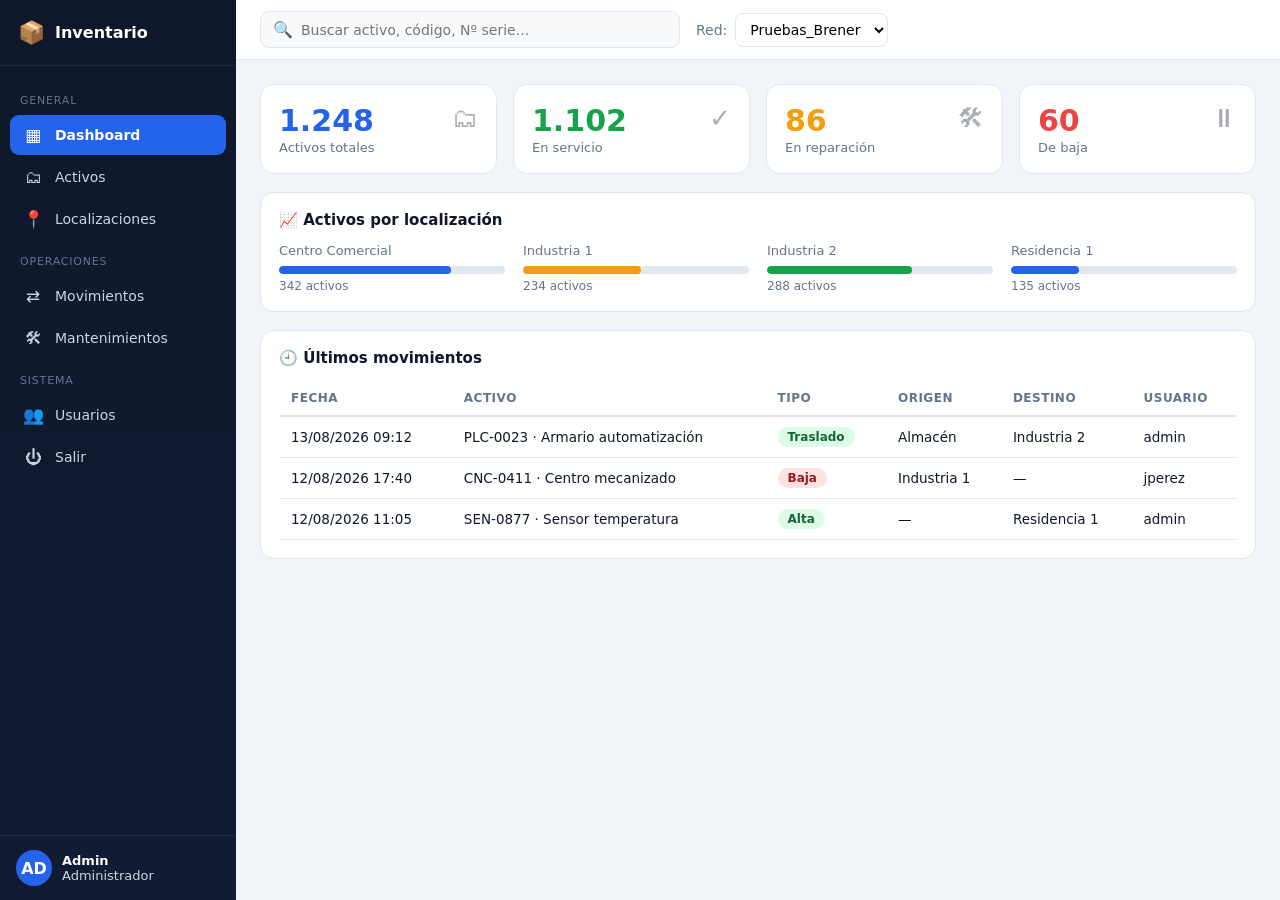
<file: index.html>
<!DOCTYPE html>
<html lang="es">
<head>
<meta charset="UTF-8">
<meta name="viewport" content="width=device-width, initial-scale=1.0">
<title>Inventario · App</title>
<style>
  :root{
    --p:#2563eb; --p2:#1d4ed8; --bg:#f1f5f9; --card:#fff; --tx:#0f172a; --tx2:#64748b;
    --line:#e2e8f0; --ok:#16a34a; --warn:#f59e0b; --err:#ef4444; --side:#0f172a; --side2:#1e293b;
  }
  *{box-sizing:border-box; margin:0; padding:0; font-family:'Segoe UI',system-ui,sans-serif;}
  body{background:var(--bg); color:var(--tx); display:flex; min-height:100vh;}
  /* ===== SIDEBAR ===== */
  .side{width:236px; background:linear-gradient(180deg,var(--side),#111c34); color:#cbd5e1; display:flex; flex-direction:column; position:fixed; top:0; left:0; bottom:0;}
  .side .logo{display:flex; align-items:center; gap:10px; padding:20px 18px; font-size:16px; font-weight:700; color:#fff; border-bottom:1px solid rgba(255,255,255,.08);}
  .side .logo span{font-size:22px;}
  .side nav{flex:1; padding:14px 10px; overflow:auto;}
  .side nav .grup{font-size:11px; text-transform:uppercase; letter-spacing:.8px; color:#64748b; padding:14px 10px 6px;}
  .side nav a{display:flex; align-items:center; gap:11px; padding:10px 12px; margin:2px 0; border-radius:9px; color:#cbd5e1; text-decoration:none; font-size:14px; cursor:pointer; transition:.15s;}
  .side nav a:hover{background:rgba(255,255,255,.06); color:#fff;}
  .side nav a.act{background:var(--p); color:#fff; font-weight:600;}
  .side nav a .ico{font-size:17px; width:22px; text-align:center;}
  .side .usuario{border-top:1px solid rgba(255,255,255,.08); padding:14px 16px; display:flex; align-items:center; gap:10px;}
  .side .usuario .avatar{width:36px;height:36px;border-radius:50%;background:var(--p);color:#fff;display:flex;align-items:center;justify-content:center;font-weight:700;}
  .side .usuario .info{font-size:13px;} .side .usuario .info b{color:#fff; display:block;}
  /* ===== MAIN ===== */
  .main{margin-left:236px; flex:1; display:flex; flex-direction:column; min-width:0;}
  .topbar{height:60px; background:var(--card); border-bottom:1px solid var(--line); display:flex; align-items:center; gap:16px; padding:0 24px;}
  .topbar .buscador{flex:1; max-width:420px; display:flex; align-items:center; background:#f8fafc; border:1px solid var(--line); border-radius:9px; padding:8px 12px; gap:8px;}
  .topbar .buscador input{border:none; background:transparent; outline:none; width:100%; font-size:14px;}
  .topbar .red{display:flex; align-items:center; gap:8px; font-size:14px; color:var(--tx2);}
  .topbar .red select{border:1px solid var(--line); border-radius:8px; padding:7px 10px; font-size:14px; background:#fff;}
  .contenido{padding:24px; overflow:auto; flex:1;}
  .vista{display:none;} .vista.activa{display:block; animation:fade .25s;}
  @keyframes fade{from{opacity:0; transform:translateY(6px);}to{opacity:1; transform:none;}}
  /* ===== CARDS / TABLAS / BOTONES ===== */
  .card{background:var(--card); border:1px solid var(--line); border-radius:14px; padding:18px; margin-bottom:18px;}
  .card h3{font-size:15px; margin-bottom:14px; display:flex; align-items:center; gap:8px;}
  .kpis{display:grid; grid-template-columns:repeat(auto-fit,minmax(180px,1fr)); gap:16px; margin-bottom:18px;}
  .kpi{background:var(--card); border:1px solid var(--line); border-radius:14px; padding:18px;}
  .kpi .n{font-size:30px; font-weight:800; color:var(--tx);}
  .kpi .l{font-size:13px; color:var(--tx2); margin-top:2px;}
  .kpi .i{float:right; font-size:26px; opacity:.35;}
  .kpi.azul .n{color:var(--p);} .kpi.verde .n{color:var(--ok);} .kpi.ambar .n{color:var(--warn);} .kpi.rojo .n{color:var(--err);}
  table{width:100%; border-collapse:collapse; font-size:13.5px;}
  th{text-align:left; font-size:12px; text-transform:uppercase; letter-spacing:.5px; color:var(--tx2); padding:10px 12px; border-bottom:2px solid var(--line);}
  td{padding:10px 12px; border-bottom:1px solid var(--line);}
  tr:hover td{background:#f8fafc;}
  .filtros{display:flex; gap:10px; flex-wrap:wrap; margin-bottom:16px; align-items:center;}
  .filtros input,.filtros select{border:1px solid var(--line); border-radius:8px; padding:9px 12px; font-size:14px; background:#fff;}
  .filtros input[type=text]{min-width:220px;}
  .btn{border:none; border-radius:8px; padding:9px 14px; font-size:14px; font-weight:600; cursor:pointer; display:inline-flex; align-items:center; gap:7px; transition:.15s;}
  .btn-pr{background:var(--p); color:#fff;} .btn-pr:hover{background:var(--p2);}
  .btn-sec{background:#fff; border:1px solid var(--line); color:var(--tx);} .btn-sec:hover{background:#f8fafc;}
  .btn-verde{background:var(--ok); color:#fff;} .btn-rojo{background:var(--err); color:#fff;}
  .chip{display:inline-flex; align-items:center; gap:5px; padding:3px 10px; border-radius:999px; font-size:12px; font-weight:600;}
  .chip-alta{background:#dcfce7; color:#166534;} .chip-baja{background:#fee2e2; color:#991b1b;}
  .chip-repara{background:#fef3c7; color:#92400e;} .chip-almacen{background:#dbeafe; color:#1e40af;}
  .acciones{display:flex; gap:6px;}
  .acciones button{border:1px solid var(--line); background:#fff; border-radius:7px; width:30px; height:30px; cursor:pointer; font-size:14px;}
  .acciones button:hover{border-color:var(--p); color:var(--p);}
  .paginacion{display:flex; align-items:center; justify-content:space-between; margin-top:14px; font-size:13px; color:var(--tx2);}
  .paginacion .botones button{margin-left:6px;}
  /* ===== MODAL ===== */
  .modal-bg{position:fixed; inset:0; background:rgba(15,23,42,.55); display:none; align-items:flex-start; justify-content:center; padding:40px 16px; z-index:50; overflow:auto;}
  .modal-bg.abierta{display:flex;}
  .modal{background:#fff; border-radius:16px; width:100%; max-width:680px; box-shadow:0 25px 60px rgba(2,6,23,.4); animation:fade .2s;}
  .modal .cab{padding:18px 22px; border-bottom:1px solid var(--line); display:flex; align-items:center; justify-content:space-between;}
  .modal .cab h3{font-size:16px;} .modal .cab button{background:none;border:none;font-size:20px;cursor:pointer;color:var(--tx2);}
  .modal .cuerpo{padding:22px; display:grid; grid-template-columns:1fr 1fr; gap:16px;}
  .modal .cuerpo .full{grid-column:1/-1;}
  .campo label{display:block; font-size:13px; font-weight:600; margin-bottom:6px; color:var(--tx);}
  .campo input,.campo select,.campo textarea{width:100%; padding:9px 12px; border:1px solid var(--line); border-radius:8px; font-size:14px; background:#f8fafc;}
  .campo input:focus,.campo select:focus,.campo textarea:focus{outline:none; border-color:var(--p); background:#fff;}
  .modal .pie{padding:16px 22px; border-top:1px solid var(--line); display:flex; justify-content:flex-end; gap:10px;}
  /* ===== ARBOL ===== */
  .arbol{font-size:14px;}
  .arbol .rama{margin-left:18px; border-left:1px dashed var(--line); padding-left:14px;}
  .arbol .nodo{display:flex; align-items:center; gap:8px; padding:7px 8px; border-radius:8px; cursor:pointer;}
  .arbol .nodo:hover{background:#f1f5f9;}
  .arbol .nodo.sel{background:#dbeafe; color:var(--p); font-weight:600;}
  .arbol .nodo .tor{width:14px; text-align:center; color:var(--tx2); cursor:pointer;}
  .arbol .nodo .ico{opacity:.6;}
  .arbol .nodo .cnt{margin-left:auto; font-size:12px; background:#e2e8f0; padding:1px 8px; border-radius:999px;}
  /* ===== LAYOUT DOS PANELES ===== */
  .dos{display:grid; grid-template-columns:300px 1fr; gap:18px;}
  .panel{background:var(--card); border:1px solid var(--line); border-radius:14px; padding:18px;}
  .panel h4{font-size:14px; margin-bottom:12px;}
  /* ===== UTILS ===== */
  .estado-dot{width:8px;height:8px;border-radius:50%;display:inline-block;margin-right:6px;}
  .ok{color:var(--ok);} .err{color:var(--err);}
  .barra{height:8px; background:#e2e8f0; border-radius:99px; overflow:hidden;}
  .barra span{display:block; height:100%; background:var(--p); border-radius:99px;}
  @media(max-width:900px){ .dos{grid-template-columns:1fr;} .side{width:200px;} .main{margin-left:200px;} }
</style>
</head>
<body>

<!-- ============ SIDEBAR ============ -->
<aside class="side">
  <div class="logo"><span>📦</span> Inventario</div>
  <nav>
    <div class="grup">General</div>
    <a class="act" data-v="dashboard"><span class="ico">▦</span> Dashboard</a>
    <a data-v="activos"><span class="ico">🗂</span> Activos</a>
    <a data-v="localizaciones"><span class="ico">📍</span> Localizaciones</a>
    <div class="grup">Operaciones</div>
    <a data-v="movimientos"><span class="ico">⇄</span> Movimientos</a>
    <a data-v="mantenimientos"><span class="ico">🛠</span> Mantenimientos</a>
    <div class="grup">Sistema</div>
    <a data-v="usuarios"><span class="ico">👥</span> Usuarios</a>
    <a href="login.html"><span class="ico">⏻</span> Salir</a>
  </nav>
  <div class="usuario">
    <div class="avatar">AD</div>
    <div class="info"><b>Admin</b>Administrador</div>
  </div>
</aside>

<!-- ============ MAIN ============ -->
<div class="main">
  <div class="topbar">
    <div class="buscador">🔍 <input placeholder="Buscar activo, código, Nº serie..."></div>
    <div class="red">Red: <select><option>Pruebas_Brener</option><option>Telnet</option><option>Nettrim</option></select></div>
  </div>

  <div class="contenido">

    <!-- ===== DASHBOARD ===== -->
    <div class="vista activa" id="dashboard">
      <div class="kpis">
        <div class="kpi azul"><span class="i">🗂</span><div class="n">1.248</div><div class="l">Activos totales</div></div>
        <div class="kpi verde"><span class="i">✓</span><div class="n">1.102</div><div class="l">En servicio</div></div>
        <div class="kpi ambar"><span class="i">🛠</span><div class="n">86</div><div class="l">En reparación</div></div>
        <div class="kpi rojo"><span class="i">⏸</span><div class="n">60</div><div class="l">De baja</div></div>
      </div>
      <div class="card">
        <h3>📈 Activos por localización</h3>
        <div style="display:grid; grid-template-columns:repeat(auto-fit,minmax(200px,1fr)); gap:18px;">
          <div>
            <div style="font-size:13px;color:var(--tx2);margin-bottom:8px;">Centro Comercial</div>
            <div class="barra"><span style="width:76%"></span></div>
            <div style="font-size:12px;color:var(--tx2);margin-top:5px;">342 activos</div>
          </div>
          <div>
            <div style="font-size:13px;color:var(--tx2);margin-bottom:8px;">Industria 1</div>
            <div class="barra"><span style="width:52%;background:var(--warn)"></span></div>
            <div style="font-size:12px;color:var(--tx2);margin-top:5px;">234 activos</div>
          </div>
          <div>
            <div style="font-size:13px;color:var(--tx2);margin-bottom:8px;">Industria 2</div>
            <div class="barra"><span style="width:64%;background:var(--ok)"></span></div>
            <div style="font-size:12px;color:var(--tx2);margin-top:5px;">288 activos</div>
          </div>
          <div>
            <div style="font-size:13px;color:var(--tx2);margin-bottom:8px;">Residencia 1</div>
            <div class="barra"><span style="width:30%"></span></div>
            <div style="font-size:12px;color:var(--tx2);margin-top:5px;">135 activos</div>
          </div>
        </div>
      </div>
      <div class="card">
        <h3>🕘 Últimos movimientos</h3>
        <table>
          <tr><th>Fecha</th><th>Activo</th><th>Tipo</th><th>Origen</th><th>Destino</th><th>Usuario</th></tr>
          <tr><td>13/08/2026 09:12</td><td>PLC-0023 · Armario automatización</td><td><span class="chip chip-alta">Traslado</span></td><td>Almacén</td><td>Industria 2</td><td>admin</td></tr>
          <tr><td>12/08/2026 17:40</td><td>CNC-0411 · Centro mecanizado</td><td><span class="chip chip-baja">Baja</span></td><td>Industria 1</td><td>—</td><td>jperez</td></tr>
          <tr><td>12/08/2026 11:05</td><td>SEN-0877 · Sensor temperatura</td><td><span class="chip chip-alta">Alta</span></td><td>—</td><td>Residencia 1</td><td>admin</td></tr>
        </table>
      </div>
    </div>

    <!-- ===== ACTIVOS ===== -->
    <div class="vista" id="activos">
      <div class="card">
        <h3>🗂 Catálogo de activos</h3>
        <div class="filtros">
          <input type="text" placeholder="🔍 Buscar por código, nombre, Nº serie...">
          <select><option>Categoría: Todas</option><option>Maquinaria</option><option>Electricidad</option><option>Climatización</option><option>Informática</option></select>
          <select><option>Estado: Todos</option><option>Alta</option><option>En reparación</option><option>Baja</option></select>
          <select><option>Localización: Todas</option><option>Industria 2</option><option>Centro Comercial</option></select>
          <button class="btn btn-pr" onclick="abrirModal()">＋ Añadir activo</button>
        </div>
        <table>
          <tr><th>Código</th><th>Nombre</th><th>Categoría</th><th>Localización</th><th>Nº serie</th><th>Estado</th><th>Acciones</th></tr>
          <tr><td><b>PLC-0023</b></td><td>Armario automatización</td><td>Electricidad</td><td>Industria 2 · Nave A</td><td>SN-88423</td><td><span class="chip chip-alta">Alta</span></td><td class="acciones"><button title="Ver">👁</button><button title="Editar">✏️</button><button title="Eliminar">🗑</button></td></tr>
          <tr><td><b>CNC-0411</b></td><td>Centro mecanizado</td><td>Maquinaria</td><td>—</td><td>SN-10293</td><td><span class="chip chip-baja">Baja</span></td><td class="acciones"><button>👁</button><button>✏️</button><button>🗑</button></td></tr>
          <tr><td><b>SEN-0877</b></td><td>Sensor temperatura</td><td>Climatización</td><td>Residencia 1 · Clima</td><td>SN-66501</td><td><span class="chip chip-alta">Alta</span></td><td class="acciones"><button>👁</button><button>✏️</button><button>🗑</button></td></tr>
          <tr><td><b>BCU-1109</b></td><td>Bomba de calor</td><td>Climatización</td><td>Centro Comercial</td><td>SN-40211</td><td><span class="chip chip-repara">Reparación</span></td><td class="acciones"><button>👁</button><button>✏️</button><button>🗑</button></td></tr>
          <tr><td><b>PC-2301</b></td><td>PC control planta</td><td>Informática</td><td>Industria 1 · Oficina</td><td>SN-98112</td><td><span class="chip chip-alta">Alta</span></td><td class="acciones"><button>👁</button><button>✏️</button><button>🗑</button></td></tr>
        </table>
        <div class="paginacion"><span>Mostrando 1–5 de 1.248</span><div class="botones"><button class="btn btn-sec">‹ Anterior</button><button class="btn btn-sec">Siguiente ›</button></div></div>
      </div>
    </div>

    <!-- ===== LOCALIZACIONES ===== -->
    <div class="vista" id="localizaciones">
      <div class="dos">
        <div class="panel">
          <h4>📍 Árbol de localizaciones</h4>
          <div class="arbol">
            <div class="nodo sel"><span class="tor">▼</span><span class="ico">🏢</span> Pruebas_Brener <span class="cnt">1.248</span></div>
            <div class="rama">
              <div class="nodo"><span class="tor">▼</span><span class="ico">🏬</span> Centro Comercial <span class="cnt">342</span></div>
              <div class="rama"><div class="nodo"><span class="tor">▸</span><span class="ico">🏗</span> Planta baja <span class="cnt">120</span></div></div>
              <div class="nodo"><span class="tor">▼</span><span class="ico">🏭</span> Industria 1 <span class="cnt">234</span></div>
              <div class="nodo"><span class="tor">▼</span><span class="ico">🏭</span> Industria 2 <span class="cnt">288</span></div>
              <div class="rama">
                <div class="nodo"><span class="tor">▸</span><span class="ico">🏗</span> Nave A <span class="cnt">160</span></div>
                <div class="nodo"><span class="tor">▸</span><span class="ico">🏗</span> Nave B <span class="cnt">128</span></div>
              </div>
              <div class="nodo"><span class="tor">▼</span><span class="ico">🏡</span> Residencia 1 <span class="cnt">135</span></div>
            </div>
          </div>
        </div>
        <div class="panel">
          <h4>Activos en «Centro Comercial»</h4>
          <table>
            <tr><th>Código</th><th>Nombre</th><th>Categoría</th><th>Estado</th></tr>
            <tr><td><b>BCU-1109</b></td><td>Bomba de calor</td><td>Climatización</td><td><span class="chip chip-repara">Reparación</span></td></tr>
            <tr><td><b>CLI-0155</b></td><td>Climatizadora techo</td><td>Climatización</td><td><span class="chip chip-alta">Alta</span></td></tr>
            <tr><td><b>ILI-2201</b></td><td>Luminaria LED</td><td>Electricidad</td><td><span class="chip chip-alta">Alta</span></td></tr>
          </table>
        </div>
      </div>
    </div>

    <!-- ===== MOVIMIENTOS ===== -->
    <div class="vista" id="movimientos">
      <div class="card">
        <h3>⇄ Movimientos de activos</h3>
        <div class="filtros">
          <input type="text" placeholder="🔍 Buscar por activo o código...">
          <select><option>Tipo: Todos</option><option>Alta</option><option>Baja</option><option>Traslado</option></select>
          <select><option>Localización: Todas</option><option>Industria 2</option></select>
          <button class="btn btn-pr">＋ Registrar movimiento</button>
        </div>
        <table>
          <tr><th>Fecha</th><th>Activo</th><th>Tipo</th><th>Origen</th><th>Destino</th><th>Usuario</th></tr>
          <tr><td>13/08/2026 09:12</td><td>PLC-0023</td><td><span class="chip chip-alta">Traslado</span></td><td>Almacén</td><td>Industria 2</td><td>admin</td></tr>
          <tr><td>12/08/2026 17:40</td><td>CNC-0411</td><td><span class="chip chip-baja">Baja</span></td><td>Industria 1</td><td>—</td><td>jperez</td></tr>
          <tr><td>12/08/2026 11:05</td><td>SEN-0877</td><td><span class="chip chip-alta">Alta</span></td><td>—</td><td>Residencia 1</td><td>admin</td></tr>
        </table>
      </div>
    </div>

    <!-- ===== MANTENIMIENTOS ===== -->
    <div class="vista" id="mantenimientos">
      <div class="card">
        <h3>🛠 Mantenimientos</h3>
        <div class="filtros">
          <input type="text" placeholder="🔍 Buscar...">
          <select><option>Estado: Próximas revisiones</option><option>Histórico</option></select>
          <button class="btn btn-pr">＋ Programar mantenimiento</button>
        </div>
        <table>
          <tr><th>Activo</th><th>Tipo</th><th>Fecha</th><th>Próxima revisión</th><th>Coste</th><th>Proveedor</th></tr>
          <tr><td><b>BCU-1109</b> · Bomba de calor</td><td>Preventivo</td><td>28/07/2026</td><td><span class="err">⚠ 15/09/2026</span></td><td>240 €</td><td>ClimaServ</td></tr>
          <tr><td><b>CNC-0411</b> · Centro mecanizado</td><td>Correctivo</td><td>01/08/2026</td><td>—</td><td>1.150 €</td><td>MaqSol</td></tr>
          <tr><td><b>PLC-0023</b> · Armario</td><td>Preventivo</td><td>10/08/2026</td><td>10/11/2026</td><td>90 €</td><td>AutoEl</td></tr>
        </table>
      </div>
    </div>

    <!-- ===== USUARIOS ===== -->
    <div class="vista" id="usuarios">
      <div class="card">
        <h3>👥 Usuarios y roles</h3>
        <div class="filtros"><button class="btn btn-pr">＋ Añadir usuario</button></div>
        <table>
          <tr><th>Usuario</th><th>Nombre</th><th>Rol</th><th>Estado</th><th>Acciones</th></tr>
          <tr><td>admin</td><td>Administrador</td><td>Administrador</td><td><span class="chip chip-alta">Activo</span></td><td class="acciones"><button>✏️</button></td></tr>
          <tr><td>jperez</td><td>Juan Pérez</td><td>Operador</td><td><span class="chip chip-alta">Activo</span></td><td class="acciones"><button>✏️</button></td></tr>
          <tr><td>mruiz</td><td>María Ruiz</td><td>Consulta</td><td><span class="chip chip-baja">Inactivo</span></td><td class="acciones"><button>✏️</button></td></tr>
        </table>
      </div>
    </div>
  </div>
</div>

<!-- ============ MODAL ACTIVO ============ -->
<div class="modal-bg" id="modal">
  <div class="modal">
    <div class="cab"><h3>➕ Añadir activo</h3><button onclick="cerrarModal()">×</button></div>
    <div class="cuerpo">
      <div class="campo"><label>Código *</label><input value="PLC-0024" placeholder="Código"></div>
      <div class="campo"><label>Nombre *</label><input value="Cuadro eléctrico general" placeholder="Nombre"></div>
      <div class="campo"><label>Categoría</label><select><option>Electricidad</option><option>Maquinaria</option><option>Climatización</option></select></div>
      <div class="campo"><label>Localización</label><select><option>Industria 2 · Nave A</option><option>Almacén</option></select></div>
      <div class="campo"><label>Marca</label><input placeholder="Marca"></div>
      <div class="campo"><label>Modelo</label><input placeholder="Modelo"></div>
      <div class="campo"><label>Nº de serie</label><input placeholder="Nº serie"></div>
      <div class="campo"><label>Estado</label><select><option>Alta</option><option>En reparación</option><option>Baja</option></select></div>
      <div class="campo full"><label>Descripción</label><textarea rows="2" placeholder="Descripción"></textarea></div>
    </div>
    <div class="pie"><button class="btn btn-sec" onclick="cerrarModal()">Cancelar</button><button class="btn btn-pr">Guardar</button></div>
  </div>
</div>

<script>
  // Navegación sidebar
  document.querySelectorAll('.side nav a[data-v]').forEach(function(a){
    a.addEventListener('click', function(){
      document.querySelectorAll('.side nav a[data-v]').forEach(x=>x.classList.remove('act'));
      a.classList.add('act');
      document.querySelectorAll('.vista').forEach(v=>v.classList.remove('activa'));
      document.getElementById(a.dataset.v).classList.add('activa');
    });
  });
  function abrirModal(){ document.getElementById('modal').classList.add('abierta'); }
  function cerrarModal(){ document.getElementById('modal').classList.remove('abierta'); }
  document.querySelectorAll('.modal-bg').forEach(function(bg){ bg.addEventListener('click', function(e){ if(e.target===bg) cerrarModal(); }); });
</script>
</body>
</html>
</file>
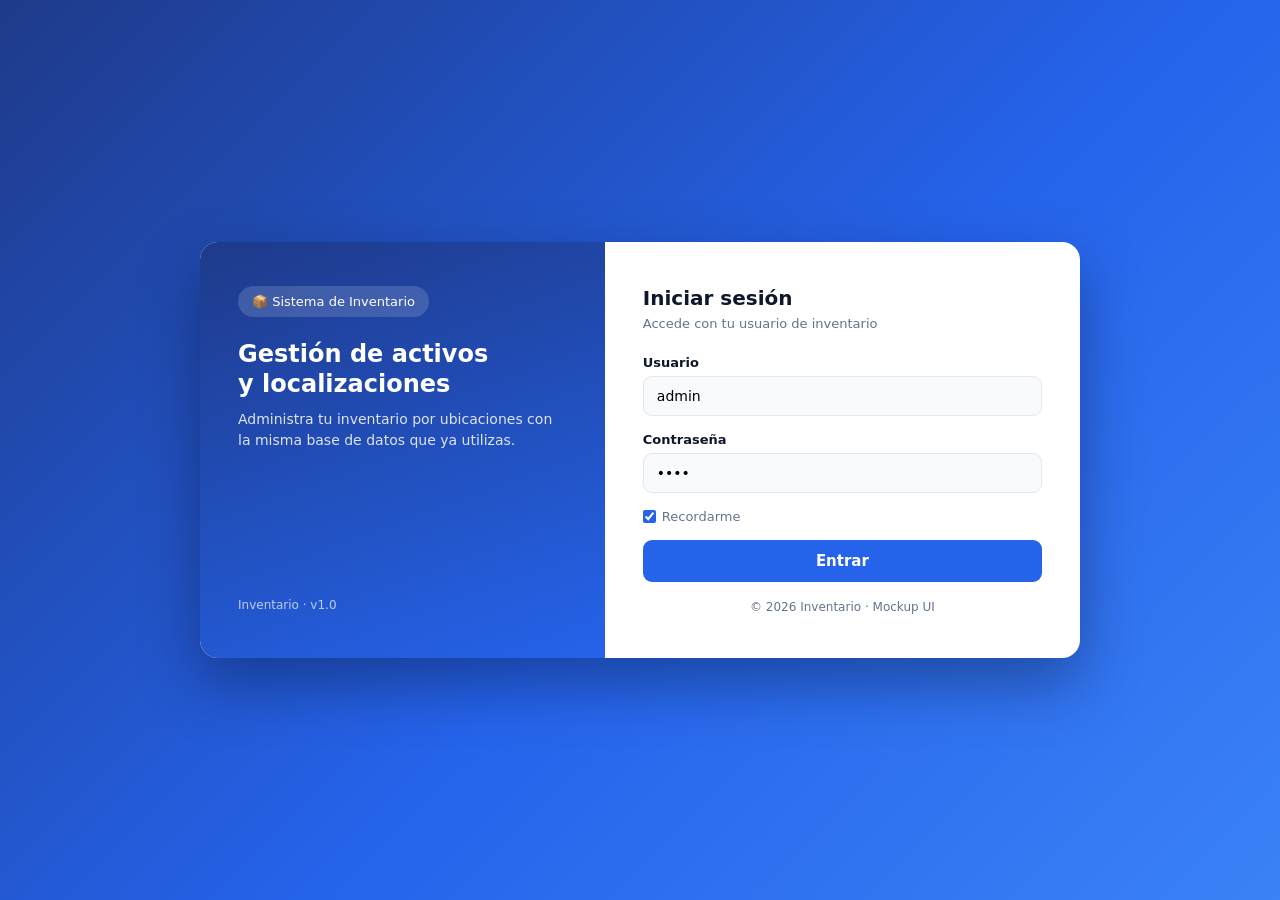
<file: login.html>
<!DOCTYPE html>
<html lang="es">
<head>
<meta charset="UTF-8">
<meta name="viewport" content="width=device-width, initial-scale=1.0">
<title>Inventario · Iniciar sesión</title>
<style>
  :root{
    --p: #2563eb; --p2:#1d4ed8; --bg:#f1f5f9; --card:#ffffff; --tx:#0f172a; --tx2:#64748b;
    --line:#e2e8f0; --ok:#16a34a; --warn:#f59e0b; --err:#ef4444;
  }
  *{box-sizing:border-box; margin:0; padding:0; font-family:'Segoe UI',system-ui,-apple-system,sans-serif;}
  body{background:linear-gradient(135deg,#1e3a8a 0%,#2563eb 55%,#3b82f6 100%); min-height:100vh; display:flex; align-items:center; justify-content:center; padding:20px;}
  .login{display:flex; background:var(--card); border-radius:18px; overflow:hidden; box-shadow:0 25px 60px rgba(2,6,23,.35); max-width:880px; width:100%;}
  .login-izq{background:linear-gradient(160deg,#1e3a8a,#2563eb); color:#fff; padding:44px 38px; width:46%; display:flex; flex-direction:column; justify-content:space-between;}
  .login-izq h1{font-size:24px; line-height:1.25; margin-bottom:10px;}
  .login-izq p{font-size:14px; opacity:.85; line-height:1.5;}
  .login-izq .badge{display:inline-flex; align-items:center; gap:8px; background:rgba(255,255,255,.15); padding:8px 14px; border-radius:999px; font-size:13px; margin-bottom:22px; width:fit-content;}
  .login-der{padding:44px 38px; width:54%;}
  .login-der h2{font-size:20px; color:var(--tx); margin-bottom:6px;}
  .login-der .sub{color:var(--tx2); font-size:13px; margin-bottom:24px;}
  .campo{margin-bottom:16px;}
  .campo label{display:block; font-size:13px; color:var(--tx); font-weight:600; margin-bottom:6px;}
  .campo input{width:100%; padding:11px 13px; border:1px solid var(--line); border-radius:9px; font-size:14px; background:#f8fafc; transition:.15s;}
  .campo input:focus{outline:none; border-color:var(--p); box-shadow:0 0 0 3px rgba(37,99,235,.15); background:#fff;}
  .boton{width:100%; padding:12px; background:var(--p); color:#fff; border:none; border-radius:9px; font-size:15px; font-weight:600; cursor:pointer; transition:.15s;}
  .boton:hover{background:var(--p2);}
  .recordar{display:flex; align-items:center; gap:6px; font-size:13px; color:var(--tx2); margin:4px 0 16px;}
  .recordar input{accent-color:var(--p);}
  .error{background:#fef2f2; color:var(--err); border:1px solid #fecaca; padding:10px 12px; border-radius:8px; font-size:13px; margin-bottom:16px; display:none;}
  .foot{font-size:12px; color:var(--tx2); text-align:center; margin-top:18px;}
  @media(max-width:720px){ .login{flex-direction:column;} .login-izq,.login-der{width:100%;} }
</style>
</head>
<body>
  <div class="login">
    <div class="login-izq">
      <div>
        <div class="badge">📦 Sistema de Inventario</div>
        <h1>Gestión de activos<br>y localizaciones</h1>
        <p>Administra tu inventario por ubicaciones con la misma base de datos que ya utilizas.</p>
      </div>
      <p style="font-size:12px; opacity:.7;">Inventario · v1.0</p>
    </div>
    <div class="login-der">
      <h2>Iniciar sesión</h2>
      <div class="sub">Accede con tu usuario de inventario</div>
      <div class="error" id="err">Credenciales incorrectas (demo: admin / 1234)</div>
      <div class="campo">
        <label for="u">Usuario</label>
        <input id="u" type="text" placeholder="usuario" value="admin">
      </div>
      <div class="campo">
        <label for="p">Contraseña</label>
        <input id="p" type="password" placeholder="••••••••" value="1234">
      </div>
      <label class="recordar"><input type="checkbox" checked> Recordarme</label>
      <button class="boton" id="btn">Entrar</button>
      <div class="foot">© 2026 Inventario · Mockup UI</div>
    </div>
  </div>
<script>
  document.getElementById('btn').addEventListener('click', function(){
    var u=document.getElementById('u').value, p=document.getElementById('p').value;
    if(u==='admin' && p==='1234'){ location.href='index.html'; }
    else{ document.getElementById('err').style.display='block'; }
  });
</script>
</body>
</html>
</file>
